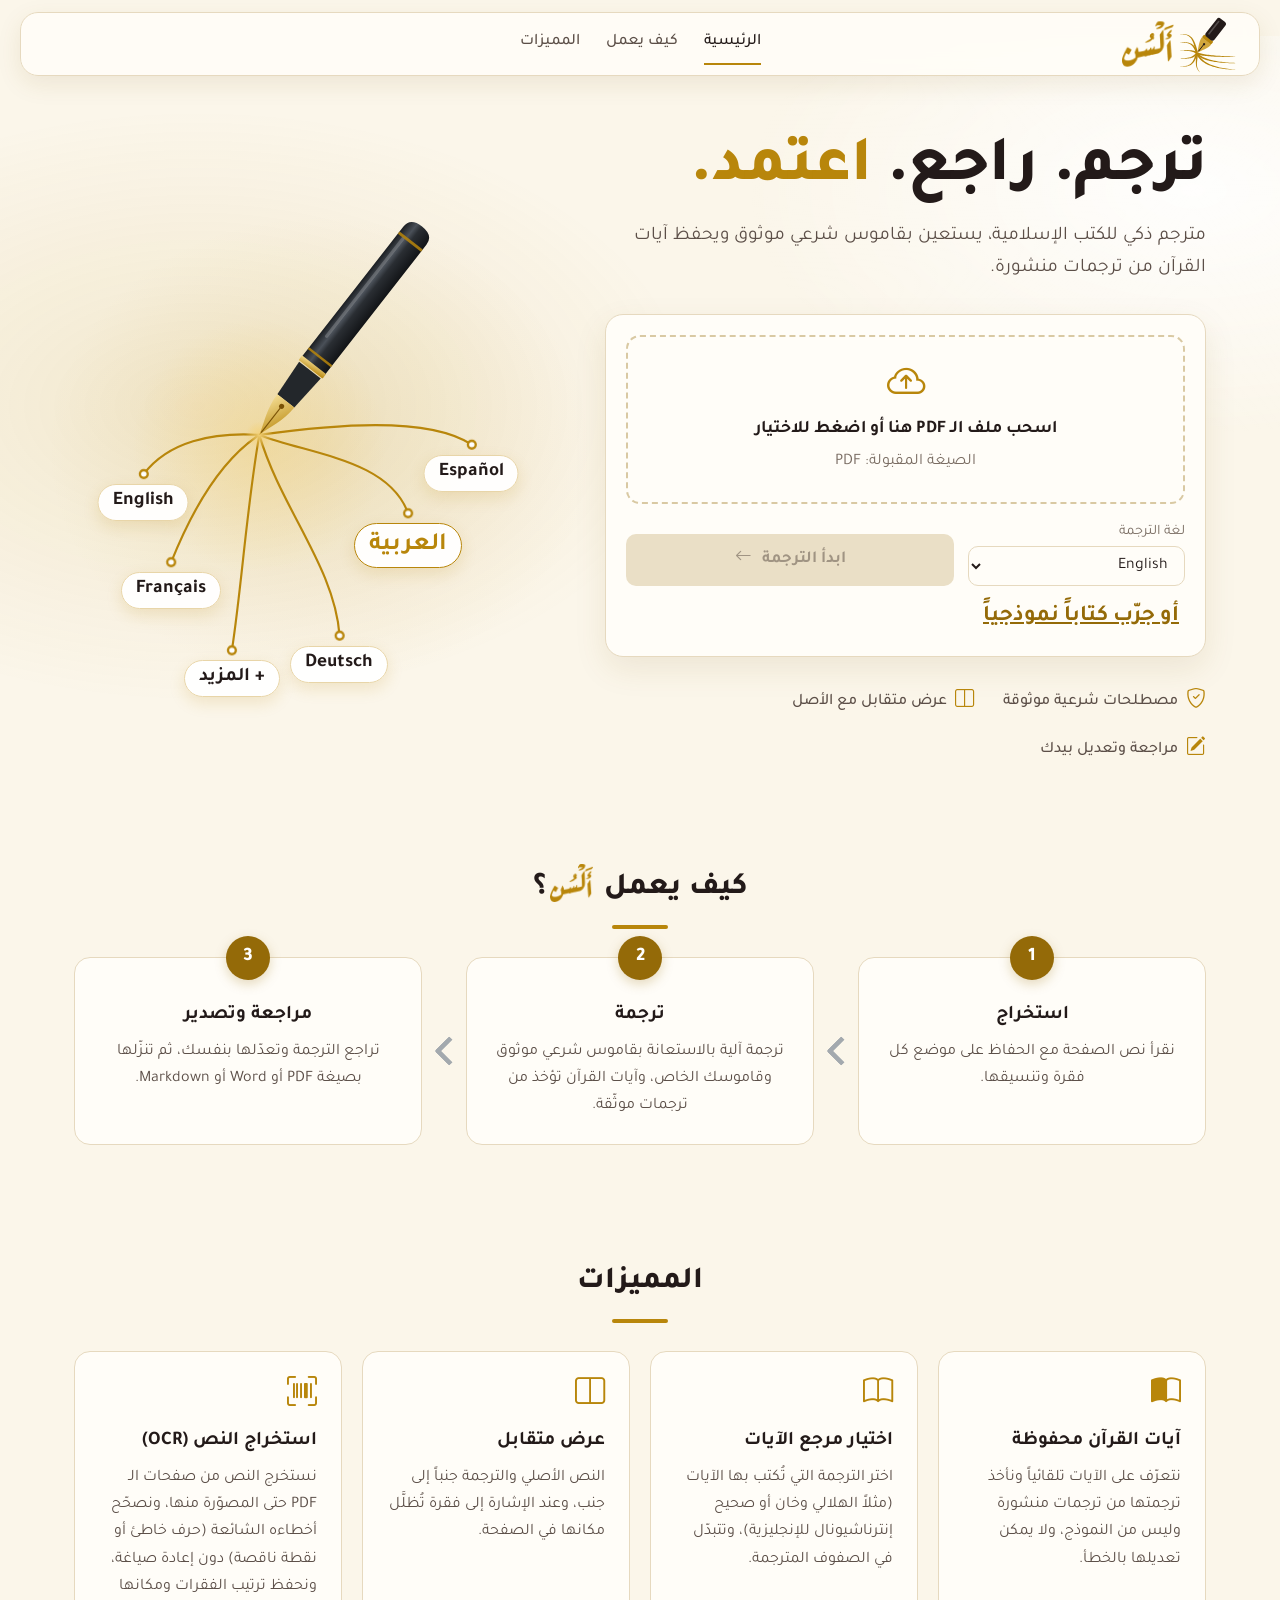
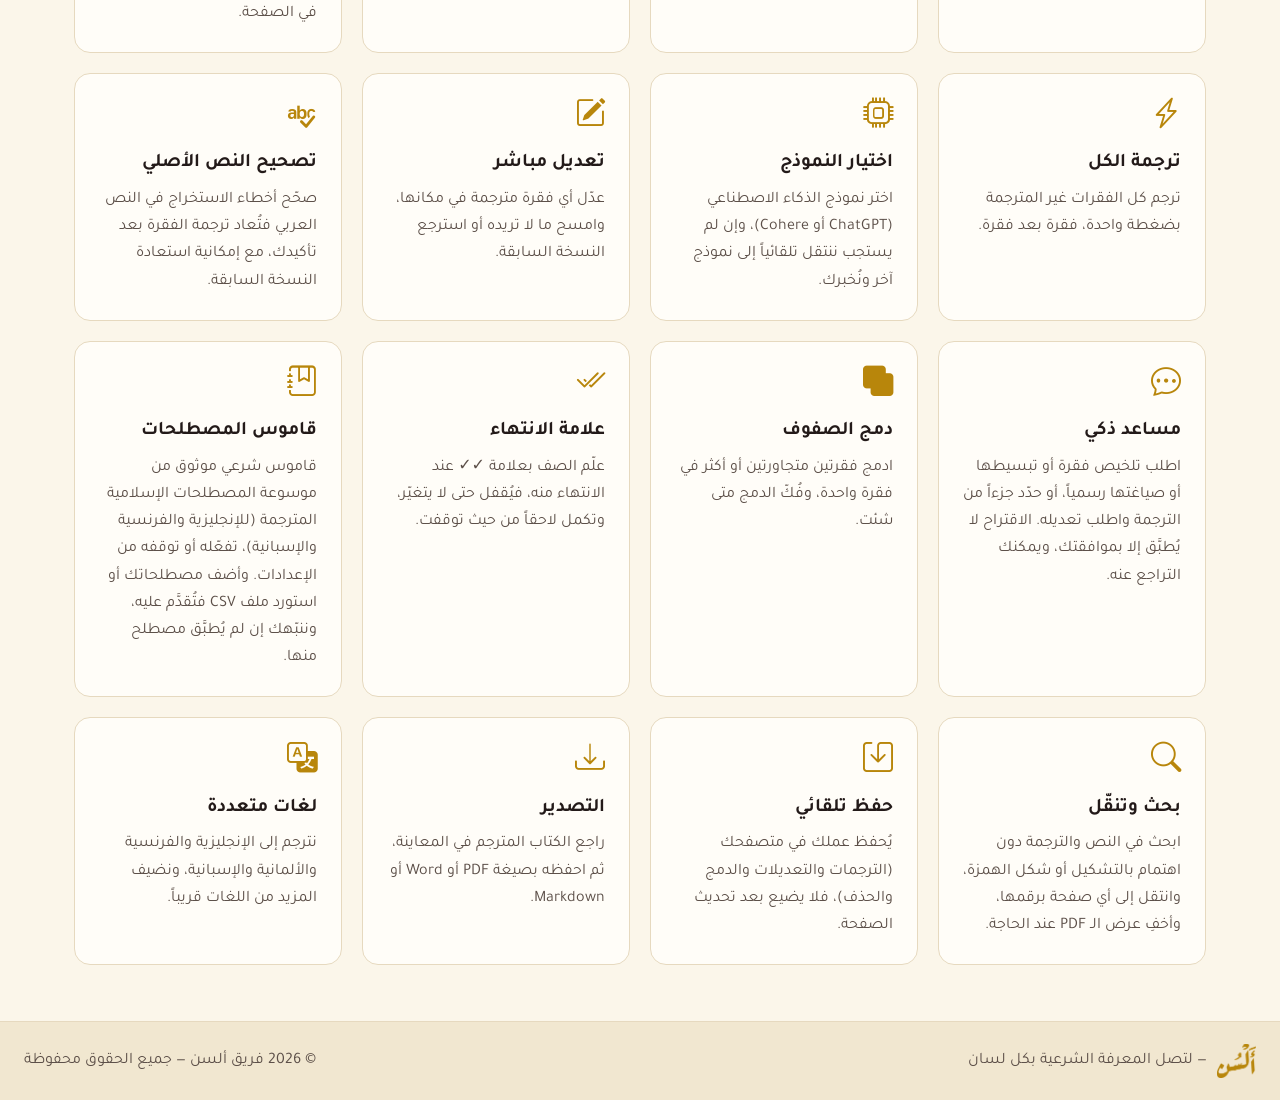
<file: web/home.html>
<!DOCTYPE html>
<html lang="ar" dir="rtl">
<head>
<meta charset="utf-8">
<meta name="viewport" content="width=device-width, initial-scale=1">
<title>ألسن</title>
<link rel="icon" href="/web/logo-mark.svg" type="image/svg+xml">
<link rel="preconnect" href="https://fonts.googleapis.com">
<link rel="preconnect" href="https://fonts.gstatic.com" crossorigin>
<link href="https://fonts.googleapis.com/css2?family=Tajawal:wght@400;500;700;800&display=swap" rel="stylesheet">
<link href="https://cdn.jsdelivr.net/npm/bootstrap-icons@1.11.3/font/bootstrap-icons.min.css" rel="stylesheet">
<link rel="stylesheet" href="/web/home.css">
<link rel="stylesheet" href="/web/home-warm.css">
</head>
<body>

<header class="site-header">
  <a href="#top" class="site-logo" aria-label="ألسن"><img src="/web/logo-full.svg" alt="ألسن"></a>
  <nav class="site-nav" aria-label="التنقل الرئيسي">
    <a href="#top" class="active">الرئيسية</a>
    <a href="#how">كيف يعمل</a>
    <a href="#features">المميزات</a>
  </nav>
</header>

<main id="top">

  <!-- ============ Hero ============ -->
  <section class="hero">
    <div class="hero-text">
      <h1>ترجم. راجع. <span class="accent">اعتمد.</span></h1>
      <p class="lead">
        مترجم ذكي للكتب الإسلامية، يستعين بقاموس شرعي موثوق
        ويحفظ آيات القرآن من ترجمات منشورة.
      </p>

      <div class="upload-card">
        <input type="file" id="file-input" accept="application/pdf,.pdf" hidden>

        <div class="dropzone" id="dropzone" role="button" tabindex="0"
             aria-label="اختيار ملف PDF للترجمة">
          <i class="bi bi-cloud-arrow-up"></i>
          <strong>اسحب ملف الـ PDF هنا أو اضغط للاختيار</strong>
          <span class="muted">الصيغة المقبولة: PDF</span>
        </div>

        <div class="file-chip" id="file-chip" hidden>
          <i class="bi bi-file-earmark-pdf"></i>
          <div class="file-info">
            <span class="file-name" id="file-name"></span>
            <span class="file-size muted" id="file-size"></span>
          </div>
          <button type="button" class="chip-remove" id="file-remove" aria-label="إزالة الملف">
            <i class="bi bi-x-lg"></i>
          </button>
        </div>

        <div class="upload-row">
          <label class="lang-field">
            <span class="muted">لغة الترجمة</span>
            <select id="lang-select">
              <option value="English" selected>English</option>
              <option value="French">Français</option>
              <option value="German">Deutsch</option>
              <option value="Spanish">Español</option>
              <option value="Turkish" disabled>Türkçe — قريباً</option>
              <option value="Indonesian" disabled>Bahasa Indonesia — قريباً</option>
            </select>
          </label>
          <button type="button" class="btn-start" id="btn-start" disabled>
            ابدأ الترجمة <i class="bi bi-arrow-left"></i>
          </button>
        </div>
        <p class="upload-error" id="upload-error" role="alert" hidden></p>
        <p class="note muted">
          <a href="/app?book=فقه الاستدراك.pdf" class="sample-link">أو جرّب كتاباً نموذجياً</a>
        </p>
      </div>

      <ul class="trust">
        <li><i class="bi bi-shield-check"></i> مصطلحات شرعية موثوقة</li>
        <li><i class="bi bi-layout-split"></i> عرض متقابل مع الأصل</li>
        <li><i class="bi bi-pencil-square"></i> مراجعة وتعديل بيدك</li>
      </ul>
    </div>

    <div class="hero-visual" role="img"
         aria-label="قلم حبر يكتب خيوطاً ذهبية تتفرع إلى كلمات بلغات متعددة">
      <svg viewBox="0 -20 480 520" xmlns="http://www.w3.org/2000/svg" overflow="visible">
        <defs>
          <linearGradient id="barrel" x1="0" y1="0" x2="1" y2="0">
            <stop offset="0" stop-color="#1b1e22"/>
            <stop offset="0.32" stop-color="#4a5058"/>
            <stop offset="0.5" stop-color="#2a2e33"/>
            <stop offset="1" stop-color="#121417"/>
          </linearGradient>
          <linearGradient id="nibGold" x1="0" y1="0" x2="1" y2="1">
            <stop offset="0" stop-color="#f3dc92"/>
            <stop offset="1" stop-color="#b8860b"/>
          </linearGradient>
          <radialGradient id="inkGlow" cx="0.5" cy="0.5" r="0.5">
            <stop offset="0" stop-color="#f3d27a" stop-opacity=".95"/>
            <stop offset="1" stop-color="#f3d27a" stop-opacity="0"/>
          </radialGradient>
        </defs>

        <!-- soft warm glow behind the nib -->
        <circle class="halo" cx="178" cy="236" r="130" fill="url(#inkGlow)"/>


        <!-- threads from the nib (178,225) to each word -->
        <g class="threads">
          <path class="thread" pathLength="1" style="--d:.30s" d="M178 225 C230 245 310 250 330 305"/>
          <path class="thread" pathLength="1" style="--d:.48s" d="M178 225 C130 222 85 232 60 265"/>
          <path class="thread" pathLength="1" style="--d:.66s" d="M178 225 C250 215 350 205 395 235"/>
          <path class="thread" pathLength="1" style="--d:.84s" d="M178 225 C140 250 110 300 88 355"/>
          <path class="thread" pathLength="1" style="--d:1.02s" d="M178 225 C200 300 255 360 260 430"/>
          <path class="thread" pathLength="1" style="--d:1.20s" d="M178 225 C165 300 160 380 150 445"/>
        </g>
        <g class="dots" fill="#fff" stroke="#b8860b" stroke-width="2.4">
          <circle class="dot" style="--d:1.20s" cx="330" cy="305" r="4"/>
          <circle class="dot" style="--d:1.38s" cx="60"  cy="265" r="4"/>
          <circle class="dot" style="--d:1.56s" cx="395" cy="235" r="4"/>
          <circle class="dot" style="--d:1.74s" cx="88"  cy="355" r="4"/>
          <circle class="dot" style="--d:1.92s" cx="260" cy="430" r="4"/>
          <circle class="dot" style="--d:2.10s" cx="150" cy="445" r="4"/>
        </g>

        <!-- sparkles -->
        <g class="sparkles" fill="#b8860b">
          <path class="spark" style="--d:0s"   d="M46 60 l3 9 9 3 -9 3 -3 9 -3 -9 -9 -3 9 -3z"/>
          <path class="spark" style="--d:1.1s" d="M436 150 l2.5 7 7 2.5 -7 2.5 -2.5 7 -2.5 -7 -7 -2.5 7 -2.5z"/>
          <path class="spark" style="--d:.6s"  d="M446 372 l3 9 9 3 -9 3 -3 9 -3 -9 -9 -3 9 -3z"/>
          <path class="spark" style="--d:1.7s" d="M30 470 l2.5 7 7 2.5 -7 2.5 -2.5 7 -2.5 -7 -7 -2.5 7 -2.5z"/>
        </g>

        <!-- glow at the nib tip -->
        <circle class="ink" cx="178" cy="225" r="14" fill="url(#inkGlow)"/>

        <!-- fountain pen: nib tip at the origin, body goes up (-y), tilted to the right -->
        <g transform="translate(178 225) rotate(38)">
          <g class="pen">
            <!-- barrel -->
            <path d="M-15 -90 H15 V-258 Q15 -270 0 -270 Q-15 -270 -15 -258Z" fill="url(#barrel)"/>
            <rect x="-9.5" y="-250" width="3.4" height="130" rx="1.7" fill="#fff" opacity=".2"/>
            <rect x="-15" y="-252" width="30" height="3" fill="#b8860b" opacity=".85"/>
            <!-- grip section + gold rings -->
            <path d="M-11 -44 H11 L14 -84 H-14Z" fill="#23272b"/>
            <rect x="-15.5" y="-91" width="31" height="6" rx="1" fill="url(#nibGold)"/>
            <rect x="-15" y="-102" width="30" height="2.5" fill="#b8860b" opacity=".85"/>
            <!-- gold nib -->
            <path d="M0 0 C-3 -12 -11 -26 -11 -44 L11 -44 C11 -26 3 -12 0 0Z" fill="url(#nibGold)"/>
            <path d="M0 -3 V-35" stroke="#7a5206" stroke-width="1.1"/>
            <circle cx="0" cy="-37" r="2.6" fill="#7a5206"/>
          </g>
        </g>
      </svg>

      <span class="word w-ar" lang="ar" dir="rtl" style="left:68.75%;top:62.50%;--d:1.30s">العربية</span>
      <span class="word" lang="en" style="left:12.50%;top:54.81%;--d:1.48s">English</span>
      <span class="word" lang="es" style="left:82.29%;top:49.04%;--d:1.66s">Español</span>
      <span class="word" lang="fr" style="left:18.33%;top:72.12%;--d:1.84s">Français</span>
      <span class="word" lang="de" style="left:54.17%;top:86.54%;--d:2.02s">Deutsch</span>
      <span class="word" lang="ar" dir="rtl" style="left:31.25%;top:89.42%;--d:2.20s">+ المزيد</span>
    </div>
  </section>

  <!-- ============ How it works ============ -->
  <section class="section" id="how">
    <h2>كيف يعمل <img class="inline-logo" src="/web/logo-word.png" alt="ألسن">؟</h2>
    <div class="steps">
      <article class="step">
        <span class="step-no">1</span>
        <h3>استخراج</h3>
        <p>نقرأ نص الصفحة مع الحفاظ على موضع كل فقرة وتنسيقها.</p>
      </article>
      <article class="step">
        <span class="step-no">2</span>
        <h3>ترجمة</h3>
        <p>ترجمة آلية بالاستعانة بقاموس شرعي موثوق وقاموسك الخاص، وآيات القرآن تؤخذ من ترجمات موثّقة.</p>
      </article>
      <article class="step">
        <span class="step-no">3</span>
        <h3>مراجعة وتصدير</h3>
        <p>تراجع الترجمة وتعدّلها بنفسك، ثم تنزّلها بصيغة PDF أو Word أو Markdown.</p>
      </article>
    </div>
  </section>

  <!-- ============ Features ============ -->
  <section class="section" id="features">
    <h2>المميزات</h2>
    <div class="features">
      <article class="feature">
        <i class="bi bi-book-half"></i>
        <h3>آيات القرآن محفوظة</h3>
        <p>نتعرّف على الآيات تلقائياً ونأخذ ترجمتها من ترجمات منشورة وليس من النموذج، ولا يمكن تعديلها بالخطأ.</p>
      </article>
      <article class="feature">
        <i class="bi bi-book"></i>
        <h3>اختيار مرجع الآيات</h3>
        <p>اختر الترجمة التي تُكتب بها الآيات (مثلاً الهلالي وخان أو صحيح إنترناشيونال للإنجليزية)، وتتبدّل في الصفوف المترجمة.</p>
      </article>
      <article class="feature">
        <i class="bi bi-layout-split"></i>
        <h3>عرض متقابل</h3>
        <p>النص الأصلي والترجمة جنباً إلى جنب، وعند الإشارة إلى فقرة تُظلَّل مكانها في الصفحة.</p>
      </article>
      <article class="feature">
        <i class="bi bi-upc-scan"></i>
        <h3>استخراج النص (OCR)</h3>
        <p>نستخرج النص من صفحات الـ PDF حتى المصوّرة منها، ونصحّح أخطاءه الشائعة (حرف خاطئ أو نقطة ناقصة) دون إعادة صياغة، ونحفظ ترتيب الفقرات ومكانها في الصفحة.</p>
      </article>
      <article class="feature">
        <i class="bi bi-lightning-charge"></i>
        <h3>ترجمة الكل</h3>
        <p>ترجم كل الفقرات غير المترجمة بضغطة واحدة، فقرة بعد فقرة.</p>
      </article>
      <article class="feature">
        <i class="bi bi-cpu"></i>
        <h3>اختيار النموذج</h3>
        <p>اختر نموذج الذكاء الاصطناعي (ChatGPT أو Cohere)، وإن لم يستجب ننتقل تلقائياً إلى نموذج آخر ونُخبرك.</p>
      </article>
      <article class="feature">
        <i class="bi bi-pencil-square"></i>
        <h3>تعديل مباشر</h3>
        <p>عدّل أي فقرة مترجمة في مكانها، وامسح ما لا تريده أو استرجع النسخة السابقة.</p>
      </article>
      <article class="feature">
        <i class="bi bi-spellcheck"></i>
        <h3>تصحيح النص الأصلي</h3>
        <p>صحّح أخطاء الاستخراج في النص العربي فتُعاد ترجمة الفقرة بعد تأكيدك، مع إمكانية استعادة النسخة السابقة.</p>
      </article>
      <article class="feature">
        <i class="bi bi-chat-dots"></i>
        <h3>مساعد ذكي</h3>
        <p>اطلب تلخيص فقرة أو تبسيطها أو صياغتها رسمياً، أو حدّد جزءاً من الترجمة واطلب تعديله. الاقتراح لا يُطبَّق إلا بموافقتك، ويمكنك التراجع عنه.</p>
      </article>
      <article class="feature">
        <i class="bi bi-union"></i>
        <h3>دمج الصفوف</h3>
        <p>ادمج فقرتين متجاورتين أو أكثر في فقرة واحدة، وفُكّ الدمج متى شئت.</p>
      </article>
      <article class="feature">
        <i class="bi bi-check2-all"></i>
        <h3>علامة الانتهاء</h3>
        <p>علّم الصف بعلامة ✓✓ عند الانتهاء منه، فيُقفل حتى لا يتغيّر، وتكمل لاحقاً من حيث توقفت.</p>
      </article>
      <article class="feature">
        <i class="bi bi-journal-bookmark"></i>
        <h3>قاموس المصطلحات</h3>
        <p>قاموس شرعي موثوق من موسوعة المصطلحات الإسلامية المترجمة (للإنجليزية والفرنسية والإسبانية)، تفعّله أو توقفه من الإعدادات. وأضف مصطلحاتك أو استورد ملف CSV فتُقدَّم عليه، وننبّهك إن لم يُطبَّق مصطلح منها.</p>
      </article>
      <article class="feature">
        <i class="bi bi-search"></i>
        <h3>بحث وتنقّل</h3>
        <p>ابحث في النص والترجمة دون اهتمام بالتشكيل أو شكل الهمزة، وانتقل إلى أي صفحة برقمها، وأخفِ عرض الـ PDF عند الحاجة.</p>
      </article>
      <article class="feature">
        <i class="bi bi-save"></i>
        <h3>حفظ تلقائي</h3>
        <p>يُحفظ عملك في متصفحك (الترجمات والتعديلات والدمج والحذف)، فلا يضيع بعد تحديث الصفحة.</p>
      </article>
      <article class="feature">
        <i class="bi bi-download"></i>
        <h3>التصدير</h3>
        <p>راجع الكتاب المترجم في المعاينة، ثم احفظه بصيغة PDF أو Word أو Markdown.</p>
      </article>
      <article class="feature">
        <i class="bi bi-translate"></i>
        <h3>لغات متعددة</h3>
        <p>نترجم إلى الإنجليزية والفرنسية والألمانية والإسبانية، ونضيف المزيد من اللغات قريباً.</p>
      </article>
    </div>
  </section>
</main>

<footer class="site-footer">
  <span class="footer-brand"><img src="/web/logo-gold.png" alt="ألسن"> — لتصل المعرفة الشرعية بكل لسان</span>
  <span class="footer-copy">© 2026 فريق ألسن — جميع الحقوق محفوظة</span>
</footer>

<script src="/web/home.js"></script>
</body>
</html>
</file>
<file: web/home.css>
:root {
  --ink: #212529;
  --muted: #6c757d;
  --line: #d6dbe0;
  --bg: #f5f6f8;
  --card: #fff;
  --head: #212529;
  --gold: #b8860b;
  --gold-btn: #946a08;
  --gold-btn-hover: #7d5a06;
  --gold-soft: #fff4e0;
  --gold-edit: #fdeccf;
}

* { box-sizing: border-box; }
html { scroll-behavior: smooth; scroll-padding-top: 90px; }
body {
  margin: 0; color: var(--ink); background: var(--bg);
  font-family: "Tajawal", system-ui, -apple-system, "Segoe UI", sans-serif;
  line-height: 1.7;
}
a { color: inherit; text-decoration: none; }
.muted { color: var(--muted); }
:focus-visible { outline: 3px solid var(--gold); outline-offset: 2px; }

/* ---------- header (same look as the viewer) ---------- */
.site-header {
  position: sticky; top: 0; z-index: 10;
  display: grid; grid-template-columns: 1fr auto 1fr; align-items: center;
  background: var(--head); border-bottom: 1px solid #495057;
  padding: 0 20px; min-height: 76px;
}
.site-nav { display: flex; gap: 26px; }
.site-nav a { color: #ced4da; font-weight: 500; padding: 6px 0; border-bottom: 2px solid transparent; }
.site-nav a:hover { color: #fff; }
.site-nav a.active { color: #fff; border-bottom-color: var(--gold); }
.site-logo img { height: 64px; display: block; }
.site-avatar { justify-self: end; padding: 6px; }

/* ---------- hero ---------- */
main { overflow-x: clip; }
.hero {
  max-width: 1180px; margin: 0 auto; padding: 56px 24px 40px;
  display: grid; grid-template-columns: 1.1fr 0.9fr; gap: 40px; align-items: center;
  position: relative;
}
.hero::before {
  content: ""; position: absolute; inset: -40px -200px 0; z-index: -1;
  background:
    radial-gradient(45% 55% at 22% 48%, rgba(184, 134, 11, .13), transparent 70%),
    radial-gradient(40% 45% at 85% 20%, rgba(255, 255, 255, .9), transparent 70%),
    linear-gradient(180deg, var(--bg), #fbf6ea);
}
.hero-text h1 {
  margin: 0 0 12px; font-size: clamp(2.4rem, 5.2vw, 4rem);
  font-weight: 800; line-height: 1.2; letter-spacing: -.5px;
}
.accent { color: var(--gold); }
.lead { margin: 0 0 28px; font-size: 1.2rem; color: #495057; max-width: 34em; }

/* ---------- upload card ---------- */
.upload-card {
  background: var(--card); border: 1px solid var(--line); border-radius: 18px;
  padding: 20px; box-shadow: 0 10px 30px rgba(33, 37, 41, .08);
}
.dropzone {
  display: flex; flex-direction: column; align-items: center; gap: 4px; text-align: center;
  border: 2px dashed #c8cdd4; border-radius: 14px; padding: 26px 16px;
  cursor: pointer; transition: background .15s, border-color .15s;
}
.dropzone i { font-size: 2.4rem; color: var(--gold); line-height: 1; }
.dropzone strong { font-size: 1.1rem; }
.dropzone:hover, .dropzone.dragover { background: var(--gold-soft); border-color: var(--gold); }
.dropzone[hidden], .file-chip[hidden] { display: none; }

.file-chip {
  display: flex; align-items: center; gap: 12px;
  background: var(--gold-soft); border: 1px solid var(--gold-edit); border-radius: 14px; padding: 14px 16px;
}
.file-chip > i { font-size: 1.8rem; color: #c0392b; }
.file-info { display: flex; flex-direction: column; min-width: 0; flex: 1; }
.file-name { font-weight: 700; overflow: hidden; text-overflow: ellipsis; white-space: nowrap; direction: ltr; text-align: right; }
.file-size { font-size: .9rem; direction: ltr; text-align: right; }
.chip-remove {
  border: 0; background: transparent; color: var(--muted); font-size: 1.1rem;
  width: 36px; height: 36px; border-radius: 50%; cursor: pointer;
}
.chip-remove:hover { background: #fff; color: var(--ink); }

.upload-row { display: flex; gap: 14px; align-items: flex-end; margin-top: 16px; flex-wrap: wrap; }
.lang-field { display: flex; flex-direction: column; gap: 2px; flex: 0 0 200px; font-size: .9rem; }
.lang-field select {
  font: inherit; font-size: 1rem; padding: 10px 12px; color: var(--ink);
  border: 1px solid var(--line); border-radius: 10px; background: #fff;
}
.btn-start {
  flex: 1; min-width: 180px; font: inherit; font-weight: 700; font-size: 1.05rem;
  background: var(--gold-btn); color: #fff; border: 0; border-radius: 10px;
  padding: 12px 22px; cursor: pointer; display: inline-flex; gap: 10px;
  align-items: center; justify-content: center; transition: background .15s;
}
.btn-start:hover:not(:disabled) { background: var(--gold-btn-hover); }
.btn-start:disabled { background: #d6dbe0; color: #8a9096; cursor: not-allowed; }
.note { margin: 12px 0 0; font-size: .85rem; }

.btn-sample {
  display: inline-flex; align-items: center; gap: 10px; margin-top: 18px;
  padding: 11px 20px; border: 1.5px solid var(--gold-btn); color: var(--gold-btn);
  border-radius: 10px; font-weight: 700; background: transparent; transition: background .15s;
}
.btn-sample:hover { background: var(--gold-soft); }

.trust { list-style: none; margin: 28px 0 0; padding: 0; display: flex; flex-wrap: wrap; gap: 14px 28px; }
.trust li { display: flex; align-items: center; gap: 8px; color: #495057; font-weight: 500; }
.trust i { color: var(--gold); font-size: 1.25rem; }

/* ---------- hero art: fountain pen writing in many languages ---------- */
.hero-visual { position: relative; width: min(100%, 470px); aspect-ratio: 480 / 520; margin-inline: auto; }
.hero-visual::before {
  content: ""; position: absolute; inset: 4% -8% 4%; z-index: 0;
  background: radial-gradient(closest-side, rgba(184, 134, 11, .14), transparent);
}
.hero-visual svg { position: relative; z-index: 1; width: 100%; height: 100%; display: block; }
.star { opacity: .2; }
.halo { opacity: .45; }

.thread {
  fill: none; stroke: var(--gold); stroke-width: 2.2; stroke-linecap: round;
  stroke-dasharray: 1; stroke-dashoffset: 1;
  animation: draw .9s ease-out forwards; animation-delay: var(--d, .3s);
}
.dot { opacity: 0; animation: fade .35s ease forwards; animation-delay: var(--d); }
.ink { animation: pulse 2.4s ease-in-out infinite; transform-box: fill-box; transform-origin: center; }
.pen { animation: write 3.2s ease-in-out infinite; }
.spark { opacity: 0; animation: twinkle 3.4s ease-in-out infinite; animation-delay: var(--d); transform-box: fill-box; transform-origin: center; }

.word {
  position: absolute; z-index: 2; transform: translate(-50%, 0); margin-top: 10px;
  padding: 3px 14px; white-space: nowrap; font-weight: 700; line-height: 1.5;
  font-size: clamp(.95rem, 2.4vw, 1.2rem); color: var(--ink);
  font-family: "Tajawal", "Noto Sans SC", "Microsoft YaHei", "PingFang SC", system-ui, sans-serif;
  background: rgba(255, 255, 255, .94); border: 1px solid #e8d5a8; border-radius: 999px;
  box-shadow: 0 6px 16px rgba(184, 134, 11, .16);
  opacity: 0; animation: pop .6s cubic-bezier(.2, .8, .3, 1) forwards; animation-delay: var(--d);
}
.w-ar { font-size: clamp(1.15rem, 3vw, 1.55rem); color: var(--gold); border-color: var(--gold); }

@keyframes draw { to { stroke-dashoffset: 0; } }
@keyframes fade { to { opacity: 1; } }
@keyframes pop {
  from { opacity: 0; transform: translate(-50%, -35%) scale(.85); }
  to   { opacity: 1; transform: translate(-50%, 0) scale(1); }
}
@keyframes pulse { 50% { opacity: .45; transform: scale(1.4); } }
@keyframes write { 50% { transform: translate(0, -3px); } }
@keyframes twinkle { 0%, 100% { opacity: 0; transform: scale(.4); } 50% { opacity: .9; transform: scale(1); } }

/* ---------- sections ---------- */
.section { max-width: 1180px; margin: 0 auto; padding: 56px 24px; }
.section h2 { margin: 0 0 28px; font-size: 1.9rem; font-weight: 800; text-align: center; }
.section h2::after {
  content: ""; display: block; width: 56px; height: 4px; margin: 10px auto 0;
  background: var(--gold); border-radius: 2px;
}

.steps { display: grid; grid-template-columns: repeat(3, 1fr); gap: 20px; }
.step, .feature {
  background: var(--card); border: 1px solid var(--line); border-radius: 16px; padding: 24px;
  transition: box-shadow .15s, transform .15s;
}
.step:hover, .feature:hover { box-shadow: 0 8px 24px rgba(33, 37, 41, .08); transform: translateY(-2px); }
.step-no {
  display: inline-grid; place-items: center; width: 40px; height: 40px; border-radius: 50%;
  background: var(--gold-btn); color: #fff; font-weight: 800; font-size: 1.15rem;
}
.step h3, .feature h3 { margin: 12px 0 6px; font-size: 1.2rem; font-weight: 700; }
.step p, .feature p { margin: 0; color: #495057; }

.features { display: grid; grid-template-columns: repeat(auto-fit, minmax(240px, 1fr)); gap: 20px; }
.feature > i { font-size: 1.9rem; color: var(--gold); line-height: 1; }
.soon {
  display: inline-block; vertical-align: middle; margin-inline-start: 6px; padding: 1px 10px;
  font-size: .75rem; font-weight: 500; color: var(--gold-btn);
  background: var(--gold-soft); border: 1px solid var(--gold-edit); border-radius: 999px;
}

/* ---------- footer ---------- */
.site-footer {
  display: flex; justify-content: space-between; align-items: center; flex-wrap: wrap; gap: 8px;
  background: var(--head); color: #ced4da; padding: 22px 24px;
}
.site-footer a:hover { color: #fff; }

/* ---------- responsive ---------- */
@media (max-width: 900px) {
  .hero { grid-template-columns: 1fr; padding-top: 32px; }
  .hero-visual { order: -1; width: min(92%, 400px); }
  .steps { grid-template-columns: 1fr; }
}
@media (max-width: 640px) {
  .site-nav { display: none; }
  .site-header { grid-template-columns: 1fr auto; }
  .site-logo { grid-column: 1; justify-self: start; }
  .site-avatar { grid-column: 2; }
  .word { font-size: .82rem; padding: 2px 9px; }
  .w-ar { font-size: 1rem; }
  .lang-field { flex: 1 1 100%; }
  .btn-start { flex: 1 1 100%; }
}
@media (prefers-reduced-motion: reduce) {
  html { scroll-behavior: auto; }
  .step, .feature, .btn-start, .dropzone { transition: none; }
  .thread { animation: none; stroke-dashoffset: 0; }
  .dot, .word { animation: none; opacity: 1; }
  .ink, .pen, .spark { animation: none; }
  .spark { opacity: .6; }
}

/* ---------- the upload: its error and the way to the sample book ---------- */
.upload-error { margin: 10px 0 0; font-size: .95rem; font-weight: 600; color: #8a2a1d; }
.sample-link { margin-inline-start: 6px; color: var(--gold-btn); font-weight: 700; font-size: 1.4rem; text-decoration: underline; }
.sample-link:hover { color: var(--gold-btn-hover); }
</file>
<file: web/home-warm.css>
/* Warm theme + floating header for home.html (loaded after home.css, so it only overrides) */
:root {
  --ink: #231a19;
  --muted: #7a6d63;
  --line: #e6d9bf;
  --bg: #fbf6ea;
  --card: #fffdf8;
}

.lead, .trust li, .step p, .feature p { color: #5c4f48; }
.upload-card { box-shadow: 0 12px 32px rgba(120, 86, 20, .10); }
.dropzone { border-color: #d9c9a3; }
.lang-field select { background: var(--card); }
.btn-start:disabled { background: #eadfc6; color: #a09483; }
.file-chip { border-color: #ecd9ae; }

/* ---------- floating header: logo | nav | avatar ---------- */
.site-header {
  top: 12px; margin: 12px 20px 0; padding: 0 22px; min-height: 64px;
  border-radius: 18px; gap: 24px;
  grid-template-columns: auto 1fr auto;
  background: rgba(255, 253, 248, .88);
  -webkit-backdrop-filter: blur(10px); backdrop-filter: blur(10px);
  border: 1px solid var(--line);
  box-shadow: 0 8px 24px rgba(120, 86, 20, .10);
}
.site-nav { justify-content: center; }
.site-nav a { color: #5c4f48; }
.site-nav a:hover, .site-nav a.active { color: var(--ink); }
.site-logo img { height: 58px; }
/* logo on the right (start), the rest centered */
.site-header { grid-template-columns: 1fr auto 1fr; }
.site-logo { justify-self: start; }
.site-avatar { justify-self: end; }

/* ---------- light footer ---------- */
.site-footer { background: #f1e7d0; color: #5c4f48; border-top: 1px solid var(--line); }
.site-footer a:hover { color: var(--ink); }
.footer-brand { display: inline-flex; align-items: center; gap: 10px; }
.footer-brand img { height: 34px; display: block; }

@media (max-width: 640px) {
  .site-header { grid-template-columns: 1fr auto; margin: 8px 10px 0; padding: 0 14px; min-height: 56px; }
  .site-logo img { height: 42px; }
}

/* the word «ألسن» as a logo inside a heading */
.inline-logo { height: 1.25em; width: auto; vertical-align: -0.28em; margin-inline: .1em; }

/* ---------- "how it works": the number sits in the middle of the top edge of the card (like the project pdf),
   the text is centered, and a small arrow shows the way from one card to the next ---------- */
.steps { --gap: 44px; gap: var(--gap); margin-top: 18px; }
.step { position: relative; padding-top: 38px; text-align: center; }
.step-no {
  position: absolute; top: 0; left: 50%; transform: translate(-50%, -50%);
  width: 44px; height: 44px; font-size: 1.2rem;
  box-shadow: 0 4px 12px rgba(148, 106, 8, .25);
}
.step h3 { margin-top: 4px; }
/* the arrow: a chevron pointing left (the reading direction), in the gap on the left side of each card but the last */
.step:not(:last-child)::after {
  content: ""; position: absolute; top: 50%; left: calc(var(--gap) / -2);
  width: 16px; height: 16px; border-left: 5px solid #a3a9ae; border-bottom: 5px solid #a3a9ae;
  border-radius: 2px; transform: translate(-30%, -50%) rotate(45deg); pointer-events: none;
}
@media (max-width: 900px) {
  .steps { --gap: 70px; }
  /* one card under the other: the arrow points down, in the free part of the gap
     (the number of the next card takes the last 22px of it) */
  .step:not(:last-child)::after {
    top: calc(100% + (var(--gap) - 22px) / 2); left: 50%;
    border-left: 0; border-right: 5px solid #a3a9ae;
    transform: translate(-50%, -70%) rotate(45deg);
  }
}
</file>
